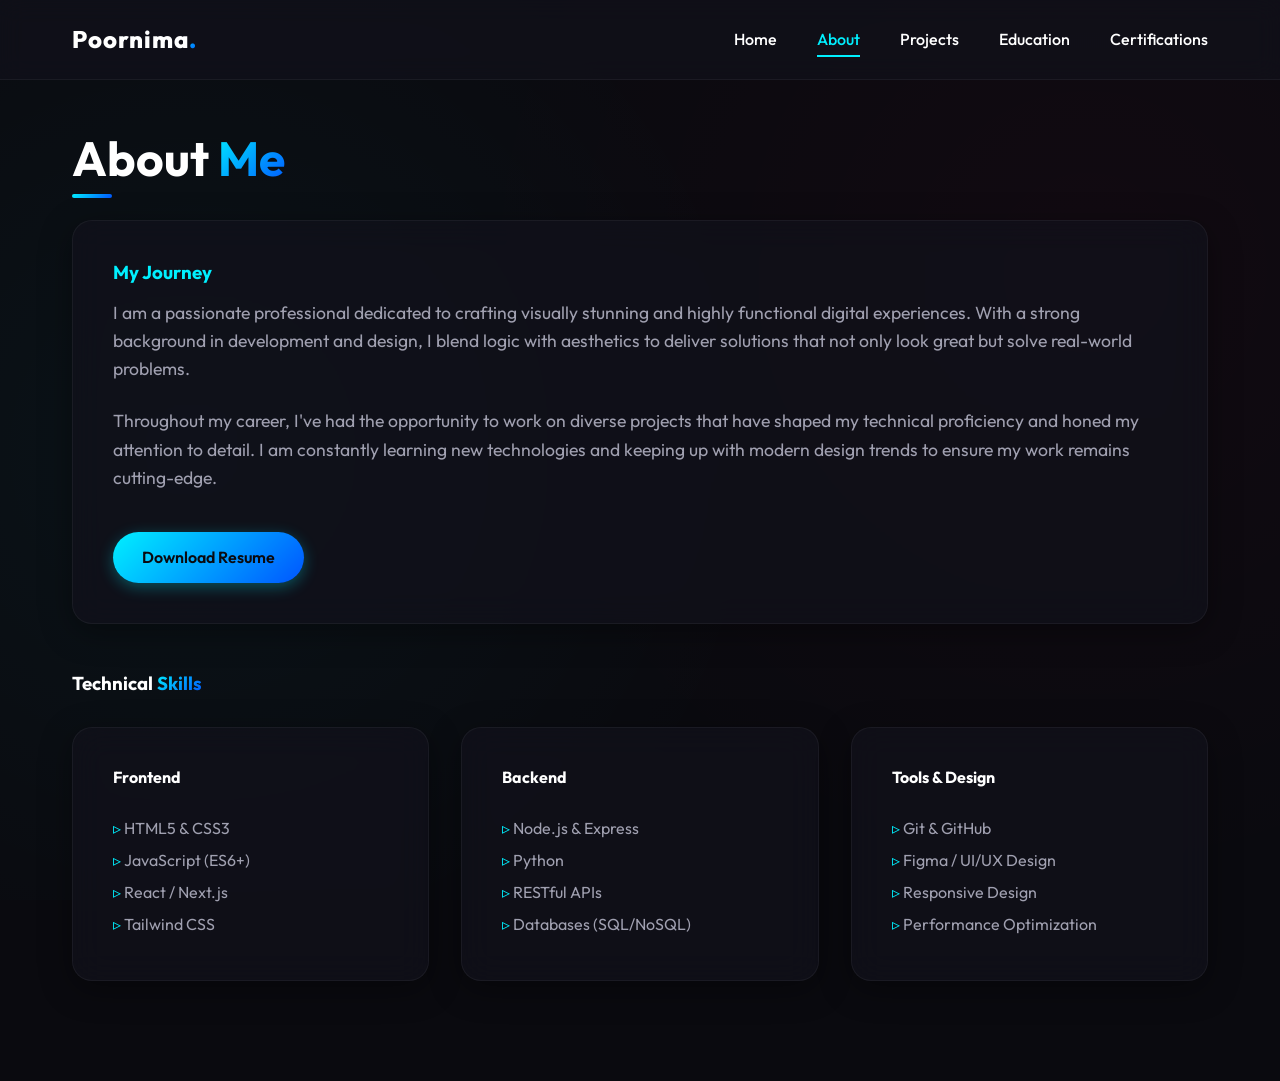
<file: about.html>
<!DOCTYPE html>
<html lang="en">
<head>
  <meta charset="UTF-8">
  <meta name="viewport" content="width=device-width, initial-scale=1.0">
  <title>About | Poornima Portfolio</title>
  <meta name="description" content="Learn more about Poornima and my skills.">
  <link rel="stylesheet" href="style.css">
</head>
<body>

  <!-- Navigation -->
  <header>
    <div class="container nav-container">
      <a href="index.html" class="logo">Poornima<span class="text-gradient">.</span></a>
      <nav>
        <ul class="nav-links">
          <li><a href="index.html">Home</a></li>
          <li><a href="about.html">About</a></li>
          <li><a href="projects.html">Projects</a></li>
          <li><a href="education.html">Education</a></li>
          <li><a href="certifications.html">Certifications</a></li>
        </ul>
      </nav>
      <div class="menu-toggle">
        <span></span>
        <span></span>
        <span></span>
      </div>
    </div>
  </header>

  <section class="about" style="margin-top: var(--nav-height); min-height: calc(100vh - var(--nav-height)); align-items: flex-start; padding-top: 50px;">
    <div class="container fade-in">
      <h2>About <span class="text-gradient">Me</span></h2>
      
      <div class="glass-card" style="margin-bottom: 3rem;">
        <h3 style="color: var(--accent-primary);">My Journey</h3>
        <p>I am a passionate professional dedicated to crafting visually stunning and highly functional digital experiences. With a strong background in development and design, I blend logic with aesthetics to deliver solutions that not only look great but solve real-world problems.</p>
        <p>Throughout my career, I've had the opportunity to work on diverse projects that have shaped my technical proficiency and honed my attention to detail. I am constantly learning new technologies and keeping up with modern design trends to ensure my work remains cutting-edge.</p>
        <a href="assets/resume.pdf" class="btn btn-primary" download style="margin-top: 1rem;">Download Resume</a>
      </div>

      <h3 style="margin-bottom: 2rem;">Technical <span class="text-gradient">Skills</span></h3>
      <div style="display: grid; grid-template-columns: repeat(auto-fit, minmax(250px, 1fr)); gap: 2rem;">
        
        <div class="glass-card fade-in">
          <h4 style="color: var(--text-primary); border-bottom: 1px solid var(--glass-border); padding-bottom: 10px; margin-bottom: 15px;">Frontend</h4>
          <ul style="list-style: none; color: var(--text-secondary); line-height: 2;">
            <li><span style="color: var(--accent-primary);">▹</span> HTML5 & CSS3</li>
            <li><span style="color: var(--accent-primary);">▹</span> JavaScript (ES6+)</li>
            <li><span style="color: var(--accent-primary);">▹</span> React / Next.js</li>
            <li><span style="color: var(--accent-primary);">▹</span> Tailwind CSS</li>
          </ul>
        </div>

        <div class="glass-card fade-in" style="transition-delay: 0.1s;">
          <h4 style="color: var(--text-primary); border-bottom: 1px solid var(--glass-border); padding-bottom: 10px; margin-bottom: 15px;">Backend</h4>
          <ul style="list-style: none; color: var(--text-secondary); line-height: 2;">
            <li><span style="color: var(--accent-primary);">▹</span> Node.js & Express</li>
            <li><span style="color: var(--accent-primary);">▹</span> Python</li>
            <li><span style="color: var(--accent-primary);">▹</span> RESTful APIs</li>
            <li><span style="color: var(--accent-primary);">▹</span> Databases (SQL/NoSQL)</li>
          </ul>
        </div>

        <div class="glass-card fade-in" style="transition-delay: 0.2s;">
          <h4 style="color: var(--text-primary); border-bottom: 1px solid var(--glass-border); padding-bottom: 10px; margin-bottom: 15px;">Tools & Design</h4>
          <ul style="list-style: none; color: var(--text-secondary); line-height: 2;">
            <li><span style="color: var(--accent-primary);">▹</span> Git & GitHub</li>
            <li><span style="color: var(--accent-primary);">▹</span> Figma / UI/UX Design</li>
            <li><span style="color: var(--accent-primary);">▹</span> Responsive Design</li>
            <li><span style="color: var(--accent-primary);">▹</span> Performance Optimization</li>
          </ul>
        </div>

      </div>
    </div>
  </section>

  <script src="script.js"></script>
</body>
</html>
</file>
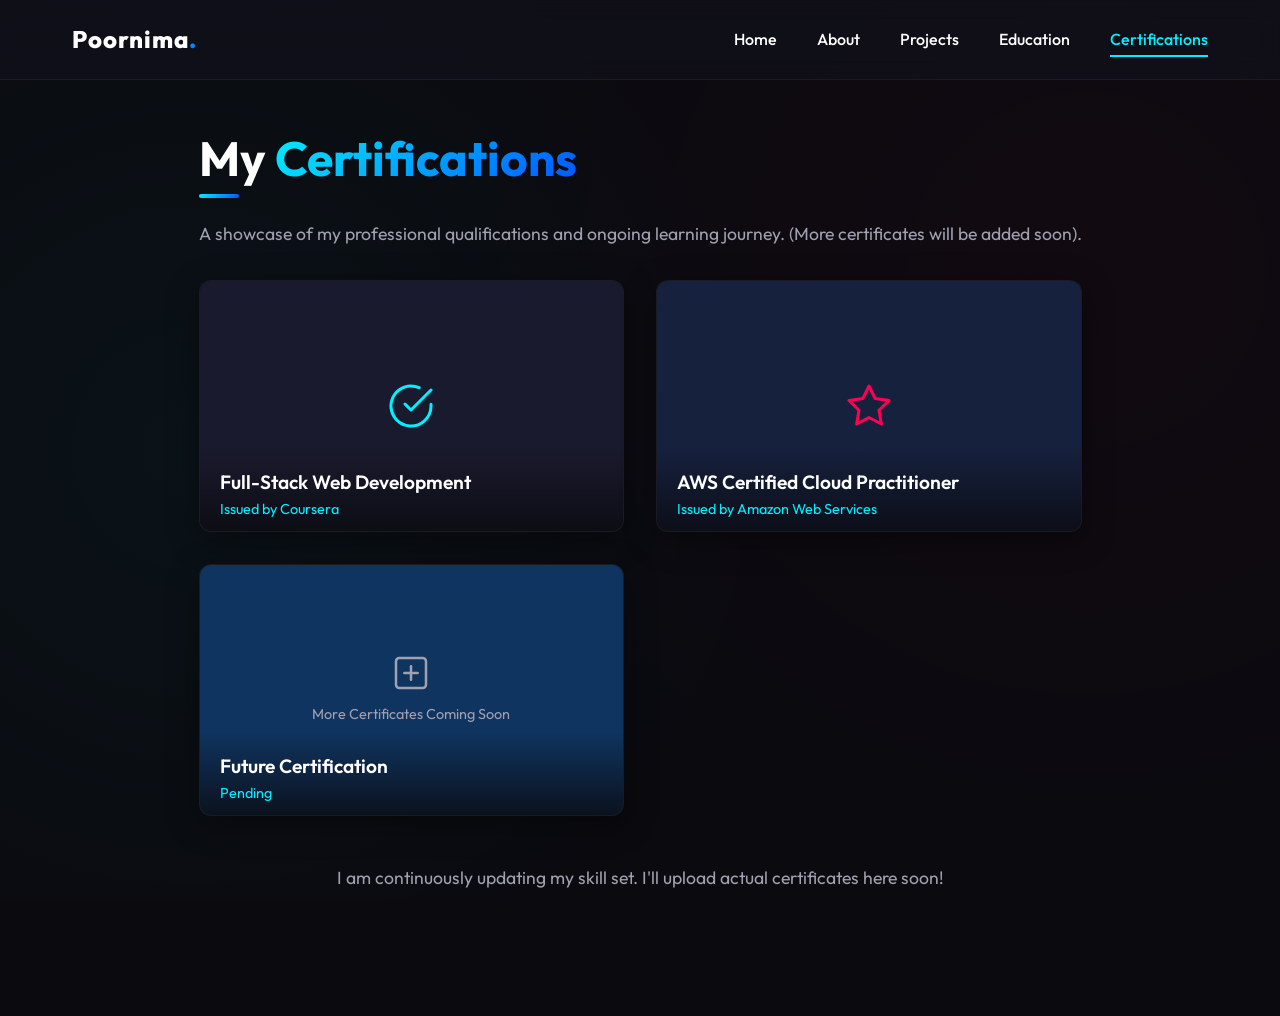
<file: certifications.html>
<!DOCTYPE html>
<html lang="en">
<head>
  <meta charset="UTF-8">
  <meta name="viewport" content="width=device-width, initial-scale=1.0">
  <title>Certifications | Poornima Portfolio</title>
  <meta name="description" content="View Poornima's certifications and achievements.">
  <link rel="stylesheet" href="style.css">
  <style>
    .cert-card {
      position: relative;
      overflow: hidden;
      border-radius: var(--border-radius-md);
      cursor: pointer;
    }
    .cert-card img {
      width: 100%;
      height: 250px;
      object-fit: cover;
      transition: transform 0.5s ease;
      opacity: 0.7;
    }
    .cert-card:hover img {
      transform: scale(1.05);
      opacity: 1;
    }
    .cert-overlay {
      position: absolute;
      bottom: 0;
      left: 0;
      right: 0;
      background: linear-gradient(to top, rgba(10, 10, 15, 0.9), transparent);
      padding: 20px;
      transform: translateY(10px);
      transition: transform 0.3s ease;
    }
    .cert-card:hover .cert-overlay {
      transform: translateY(0);
    }
    .cert-title {
      font-size: 1.2rem;
      font-weight: 600;
      color: #fff;
    }
    .cert-issuer {
      font-size: 0.9rem;
      color: var(--accent-primary);
    }
  </style>
</head>
<body>

  <!-- Navigation -->
  <header>
    <div class="container nav-container">
      <a href="index.html" class="logo">Poornima<span class="text-gradient">.</span></a>
      <nav>
        <ul class="nav-links">
          <li><a href="index.html">Home</a></li>
          <li><a href="about.html">About</a></li>
          <li><a href="projects.html">Projects</a></li>
          <li><a href="education.html">Education</a></li>
          <li><a href="certifications.html">Certifications</a></li>
        </ul>
      </nav>
      <div class="menu-toggle">
        <span></span>
        <span></span>
        <span></span>
      </div>
    </div>
  </header>

  <section class="certifications" style="margin-top: var(--nav-height); min-height: calc(100vh - var(--nav-height)); align-items: flex-start; padding-top: 50px;">
    <div class="container fade-in">
      <h2>My <span class="text-gradient">Certifications</span></h2>
      <p>A showcase of my professional qualifications and ongoing learning journey. (More certificates will be added soon).</p>
      
      <div style="display: grid; grid-template-columns: repeat(auto-fit, minmax(300px, 1fr)); gap: 2rem; margin-top: 2rem;">
        
        <!-- Placeholder for future certificates -->
        <div class="glass-card cert-card fade-in" style="padding: 0;">
          <div style="height: 250px; background: #1a1a2e; display: flex; align-items: center; justify-content: center;">
            <svg width="48" height="48" viewBox="0 0 24 24" fill="none" stroke="var(--accent-primary)" stroke-width="1.5" stroke-linecap="round" stroke-linejoin="round"><path d="M22 11.08V12a10 10 0 1 1-5.93-9.14"></path><polyline points="22 4 12 14.01 9 11.01"></polyline></svg>
          </div>
          <div class="cert-overlay">
            <div class="cert-title">Full-Stack Web Development</div>
            <div class="cert-issuer">Issued by Coursera</div>
          </div>
        </div>

        <div class="glass-card cert-card fade-in" style="padding: 0; transition-delay: 0.1s;">
          <div style="height: 250px; background: #16213e; display: flex; align-items: center; justify-content: center;">
            <svg width="48" height="48" viewBox="0 0 24 24" fill="none" stroke="var(--accent-secondary)" stroke-width="1.5" stroke-linecap="round" stroke-linejoin="round"><polygon points="12 2 15.09 8.26 22 9.27 17 14.14 18.18 21.02 12 17.77 5.82 21.02 7 14.14 2 9.27 8.91 8.26 12 2"></polygon></svg>
          </div>
          <div class="cert-overlay">
            <div class="cert-title">AWS Certified Cloud Practitioner</div>
            <div class="cert-issuer">Issued by Amazon Web Services</div>
          </div>
        </div>

        <div class="glass-card cert-card fade-in" style="padding: 0; transition-delay: 0.2s;">
          <div style="height: 250px; background: #0f3460; display: flex; align-items: center; justify-content: center; flex-direction: column; gap: 10px;">
            <svg width="40" height="40" viewBox="0 0 24 24" fill="none" stroke="#a0a0b0" stroke-width="1.5" stroke-linecap="round" stroke-linejoin="round"><rect x="3" y="3" width="18" height="18" rx="2" ry="2"></rect><line x1="12" y1="8" x2="12" y2="16"></line><line x1="8" y1="12" x2="16" y2="12"></line></svg>
            <span style="color: #a0a0b0; font-size: 0.9rem;">More Certificates Coming Soon</span>
          </div>
          <div class="cert-overlay">
            <div class="cert-title">Future Certification</div>
            <div class="cert-issuer">Pending</div>
          </div>
        </div>

      </div>

      <div style="margin-top: 3rem; text-align: center;">
        <p>I am continuously updating my skill set. I'll upload actual certificates here soon!</p>
      </div>

    </div>
  </section>

  <script src="script.js"></script>
</body>
</html>
</file>
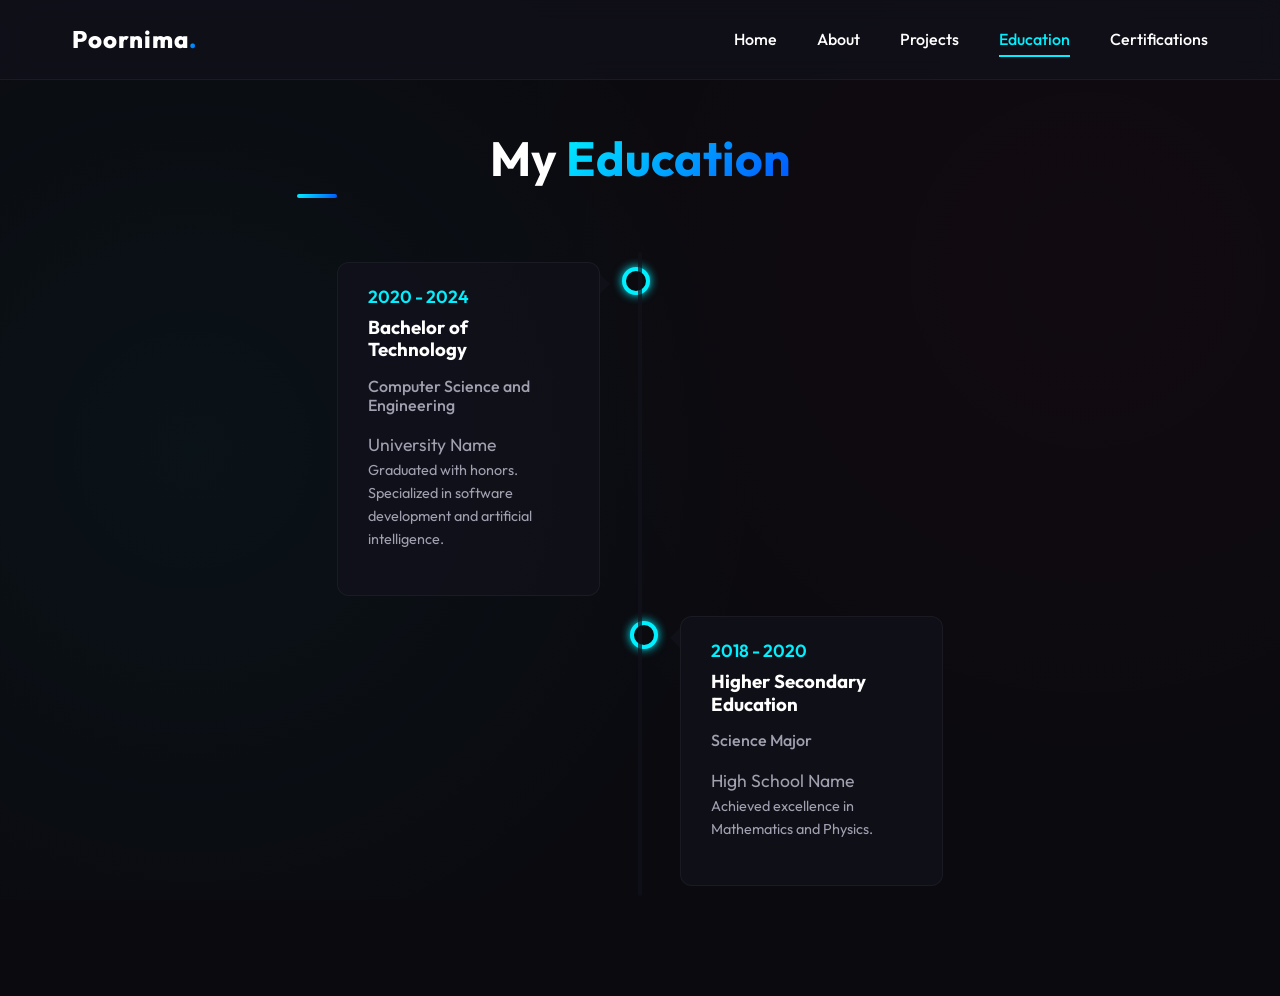
<file: education.html>
<!DOCTYPE html>
<html lang="en">
<head>
  <meta charset="UTF-8">
  <meta name="viewport" content="width=device-width, initial-scale=1.0">
  <title>Education | Poornima Portfolio</title>
  <meta name="description" content="Poornima's educational background and timeline.">
  <link rel="stylesheet" href="style.css">
  <style>
    .timeline {
      position: relative;
      max-width: 800px;
      margin: 0 auto;
    }
    .timeline::after {
      content: '';
      position: absolute;
      width: 4px;
      background-color: var(--bg-glass);
      top: 0;
      bottom: 0;
      left: 50%;
      margin-left: -2px;
      border-radius: 4px;
    }
    .timeline-item {
      padding: 10px 40px;
      position: relative;
      background-color: inherit;
      width: 50%;
    }
    .timeline-item::after {
      content: '';
      position: absolute;
      width: 20px;
      height: 20px;
      right: -10px;
      background-color: var(--bg-primary);
      border: 4px solid var(--accent-primary);
      top: 15px;
      border-radius: 50%;
      z-index: 1;
      box-shadow: 0 0 10px var(--accent-primary);
    }
    .left {
      left: 0;
    }
    .right {
      left: 50%;
    }
    .left::before {
      content: " ";
      height: 0;
      position: absolute;
      top: 22px;
      width: 0;
      z-index: 1;
      right: 30px;
      border: medium solid var(--bg-glass);
      border-width: 10px 0 10px 10px;
      border-color: transparent transparent transparent var(--bg-glass);
    }
    .right::before {
      content: " ";
      height: 0;
      position: absolute;
      top: 22px;
      width: 0;
      z-index: 1;
      left: 30px;
      border: medium solid var(--bg-glass);
      border-width: 10px 10px 10px 0;
      border-color: transparent var(--bg-glass) transparent transparent;
    }
    .right::after {
      left: -10px;
    }
    .timeline-content {
      padding: 20px 30px;
      background-color: var(--bg-glass);
      position: relative;
      border-radius: var(--border-radius-md);
      border: var(--glass-border);
    }
    .date {
      color: var(--accent-primary);
      font-weight: 600;
      margin-bottom: 5px;
    }
    @media screen and (max-width: 768px) {
      .timeline::after { left: 31px; }
      .timeline-item { width: 100%; padding-left: 70px; padding-right: 25px; }
      .timeline-item::before { left: 60px; border: medium solid var(--bg-glass); border-width: 10px 10px 10px 0; border-color: transparent var(--bg-glass) transparent transparent; }
      .left::after, .right::after { left: 21px; }
      .right { left: 0%; }
    }
  </style>
</head>
<body>

  <!-- Navigation -->
  <header>
    <div class="container nav-container">
      <a href="index.html" class="logo">Poornima<span class="text-gradient">.</span></a>
      <nav>
        <ul class="nav-links">
          <li><a href="index.html">Home</a></li>
          <li><a href="about.html">About</a></li>
          <li><a href="projects.html">Projects</a></li>
          <li><a href="education.html">Education</a></li>
          <li><a href="certifications.html">Certifications</a></li>
        </ul>
      </nav>
      <div class="menu-toggle">
        <span></span>
        <span></span>
        <span></span>
      </div>
    </div>
  </header>

  <section class="education" style="margin-top: var(--nav-height); min-height: calc(100vh - var(--nav-height)); align-items: flex-start; padding-top: 50px;">
    <div class="container fade-in">
      <h2 style="text-align: center; width: 100%; margin-bottom: 4rem;">My <span class="text-gradient">Education</span></h2>
      
      <div class="timeline">
        
        <div class="timeline-item left fade-in">
          <div class="timeline-content">
            <p class="date">2020 - 2024</p>
            <h3>Bachelor of Technology</h3>
            <h4 style="color: var(--text-secondary); font-weight: 500;">Computer Science and Engineering</h4>
            <p style="margin-top: 10px; margin-bottom: 0;">University Name</p>
            <p style="font-size: 0.9rem;">Graduated with honors. Specialized in software development and artificial intelligence.</p>
          </div>
        </div>

        <div class="timeline-item right fade-in" style="transition-delay: 0.2s;">
          <div class="timeline-content">
            <p class="date">2018 - 2020</p>
            <h3>Higher Secondary Education</h3>
            <h4 style="color: var(--text-secondary); font-weight: 500;">Science Major</h4>
            <p style="margin-top: 10px; margin-bottom: 0;">High School Name</p>
            <p style="font-size: 0.9rem;">Achieved excellence in Mathematics and Physics.</p>
          </div>
        </div>

      </div>

    </div>
  </section>

  <script src="script.js"></script>
</body>
</html>
</file>
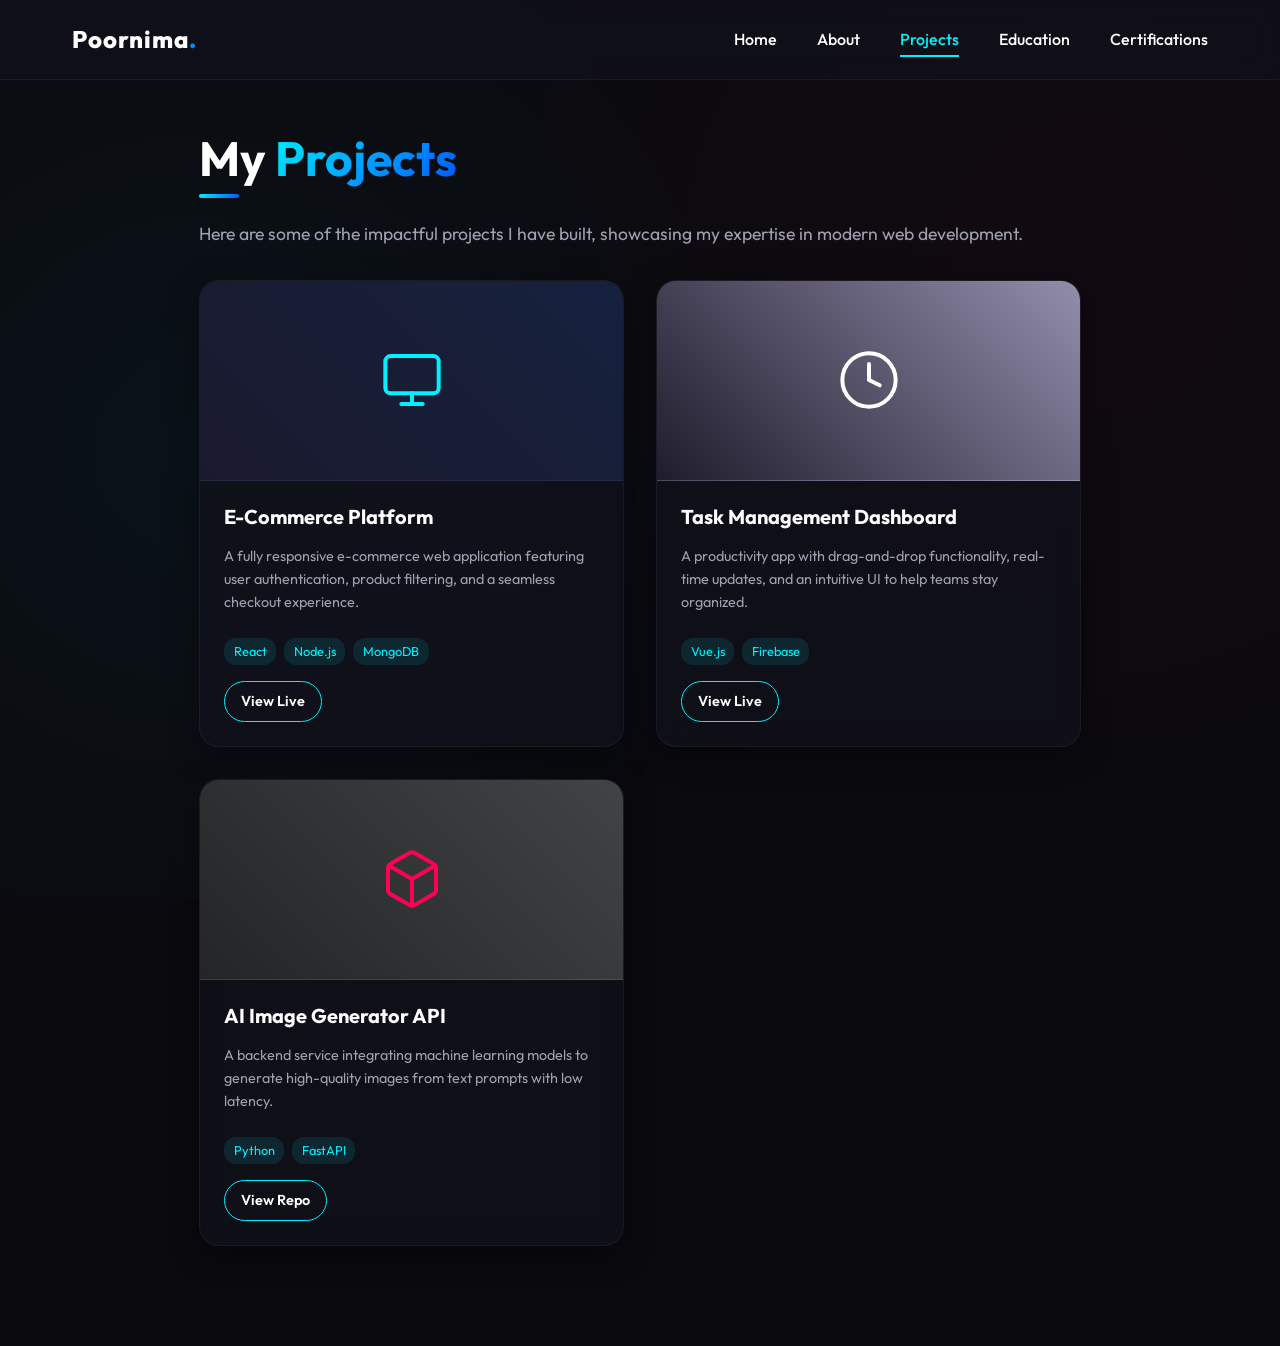
<file: projects.html>
<!DOCTYPE html>
<html lang="en">
<head>
  <meta charset="UTF-8">
  <meta name="viewport" content="width=device-width, initial-scale=1.0">
  <title>Projects | Poornima Portfolio</title>
  <meta name="description" content="View the portfolio projects by Poornima.">
  <link rel="stylesheet" href="style.css">
</head>
<body>

  <!-- Navigation -->
  <header>
    <div class="container nav-container">
      <a href="index.html" class="logo">Poornima<span class="text-gradient">.</span></a>
      <nav>
        <ul class="nav-links">
          <li><a href="index.html">Home</a></li>
          <li><a href="about.html">About</a></li>
          <li><a href="projects.html">Projects</a></li>
          <li><a href="education.html">Education</a></li>
          <li><a href="certifications.html">Certifications</a></li>
        </ul>
      </nav>
      <div class="menu-toggle">
        <span></span>
        <span></span>
        <span></span>
      </div>
    </div>
  </header>

  <section class="projects" style="margin-top: var(--nav-height); min-height: calc(100vh - var(--nav-height)); align-items: flex-start; padding-top: 50px;">
    <div class="container fade-in">
      <h2>My <span class="text-gradient">Projects</span></h2>
      <p>Here are some of the impactful projects I have built, showcasing my expertise in modern web development.</p>
      
      <div style="display: grid; grid-template-columns: repeat(auto-fit, minmax(300px, 1fr)); gap: 2rem; margin-top: 2rem;">
        
        <!-- Project 1 -->
        <div class="glass-card fade-in" style="padding: 0; overflow: hidden; display: flex; flex-direction: column;">
          <div style="height: 200px; background: linear-gradient(45deg, #1a1a2e, #16213e); display: flex; align-items: center; justify-content: center; border-bottom: var(--glass-border);">
            <svg width="64" height="64" viewBox="0 0 24 24" fill="none" stroke="var(--accent-primary)" stroke-width="1.5" stroke-linecap="round" stroke-linejoin="round"><rect x="2" y="3" width="20" height="14" rx="2" ry="2"></rect><line x1="8" y1="21" x2="16" y2="21"></line><line x1="12" y1="17" x2="12" y2="21"></line></svg>
          </div>
          <div style="padding: 1.5rem; flex: 1; display: flex; flex-direction: column;">
            <h3 style="font-size: 1.25rem;">E-Commerce Platform</h3>
            <p style="font-size: 0.9rem; flex: 1;">A fully responsive e-commerce web application featuring user authentication, product filtering, and a seamless checkout experience.</p>
            <div style="display: flex; gap: 0.5rem; margin-bottom: 1rem; flex-wrap: wrap;">
              <span style="font-size: 0.8rem; padding: 0.2rem 0.6rem; background: rgba(0, 240, 255, 0.1); color: var(--accent-primary); border-radius: 12px;">React</span>
              <span style="font-size: 0.8rem; padding: 0.2rem 0.6rem; background: rgba(0, 240, 255, 0.1); color: var(--accent-primary); border-radius: 12px;">Node.js</span>
              <span style="font-size: 0.8rem; padding: 0.2rem 0.6rem; background: rgba(0, 240, 255, 0.1); color: var(--accent-primary); border-radius: 12px;">MongoDB</span>
            </div>
            <a href="#" class="btn btn-secondary" style="padding: 0.5rem 1rem; font-size: 0.9rem; width: fit-content;">View Live</a>
          </div>
        </div>

        <!-- Project 2 -->
        <div class="glass-card fade-in" style="padding: 0; overflow: hidden; display: flex; flex-direction: column; transition-delay: 0.1s;">
          <div style="height: 200px; background: linear-gradient(45deg, #1f1c2c, #928dab); display: flex; align-items: center; justify-content: center; border-bottom: var(--glass-border);">
            <svg width="64" height="64" viewBox="0 0 24 24" fill="none" stroke="#fff" stroke-width="1.5" stroke-linecap="round" stroke-linejoin="round"><circle cx="12" cy="12" r="10"></circle><polyline points="12 6 12 12 16 14"></polyline></svg>
          </div>
          <div style="padding: 1.5rem; flex: 1; display: flex; flex-direction: column;">
            <h3 style="font-size: 1.25rem;">Task Management Dashboard</h3>
            <p style="font-size: 0.9rem; flex: 1;">A productivity app with drag-and-drop functionality, real-time updates, and an intuitive UI to help teams stay organized.</p>
            <div style="display: flex; gap: 0.5rem; margin-bottom: 1rem; flex-wrap: wrap;">
              <span style="font-size: 0.8rem; padding: 0.2rem 0.6rem; background: rgba(0, 240, 255, 0.1); color: var(--accent-primary); border-radius: 12px;">Vue.js</span>
              <span style="font-size: 0.8rem; padding: 0.2rem 0.6rem; background: rgba(0, 240, 255, 0.1); color: var(--accent-primary); border-radius: 12px;">Firebase</span>
            </div>
            <a href="#" class="btn btn-secondary" style="padding: 0.5rem 1rem; font-size: 0.9rem; width: fit-content;">View Live</a>
          </div>
        </div>

        <!-- Project 3 -->
        <div class="glass-card fade-in" style="padding: 0; overflow: hidden; display: flex; flex-direction: column; transition-delay: 0.2s;">
          <div style="height: 200px; background: linear-gradient(45deg, #232526, #414345); display: flex; align-items: center; justify-content: center; border-bottom: var(--glass-border);">
            <svg width="64" height="64" viewBox="0 0 24 24" fill="none" stroke="var(--accent-secondary)" stroke-width="1.5" stroke-linecap="round" stroke-linejoin="round"><path d="M21 16V8a2 2 0 0 0-1-1.73l-7-4a2 2 0 0 0-2 0l-7 4A2 2 0 0 0 3 8v8a2 2 0 0 0 1 1.73l7 4a2 2 0 0 0 2 0l7-4A2 2 0 0 0 21 16z"></path><polyline points="3.27 6.96 12 12.01 20.73 6.96"></polyline><line x1="12" y1="22.08" x2="12" y2="12"></line></svg>
          </div>
          <div style="padding: 1.5rem; flex: 1; display: flex; flex-direction: column;">
            <h3 style="font-size: 1.25rem;">AI Image Generator API</h3>
            <p style="font-size: 0.9rem; flex: 1;">A backend service integrating machine learning models to generate high-quality images from text prompts with low latency.</p>
            <div style="display: flex; gap: 0.5rem; margin-bottom: 1rem; flex-wrap: wrap;">
              <span style="font-size: 0.8rem; padding: 0.2rem 0.6rem; background: rgba(0, 240, 255, 0.1); color: var(--accent-primary); border-radius: 12px;">Python</span>
              <span style="font-size: 0.8rem; padding: 0.2rem 0.6rem; background: rgba(0, 240, 255, 0.1); color: var(--accent-primary); border-radius: 12px;">FastAPI</span>
            </div>
            <a href="#" class="btn btn-secondary" style="padding: 0.5rem 1rem; font-size: 0.9rem; width: fit-content;">View Repo</a>
          </div>
        </div>

      </div>
    </div>
  </section>

  <script src="script.js"></script>
</body>
</html>
</file>
<file: style.css>
@import url('https://fonts.googleapis.com/css2?family=Outfit:wght@300;400;500;600;700;800&display=swap');

:root {
  /* Premium Dark Theme Variables */
  --bg-primary: #0a0a0f;
  --bg-secondary: #12121c;
  --bg-glass: rgba(18, 18, 28, 0.7);
  --bg-glass-hover: rgba(28, 28, 42, 0.8);
  
  --text-primary: #ffffff;
  --text-secondary: #a0a0b0;
  --text-accent: #00f0ff;
  
  --accent-primary: #00f0ff;
  --accent-secondary: #ff0055;
  --accent-gradient: linear-gradient(135deg, var(--accent-primary), #0055ff);
  
  --nav-height: 80px;
  --transition-smooth: all 0.4s cubic-bezier(0.25, 0.46, 0.45, 0.94);
  --border-radius-lg: 20px;
  --border-radius-md: 12px;
  --border-radius-sm: 8px;
  
  --glass-border: 1px solid rgba(255, 255, 255, 0.05);
  --glass-shadow: 0 8px 32px 0 rgba(0, 0, 0, 0.37);
}

* {
  margin: 0;
  padding: 0;
  box-sizing: border-box;
  font-family: 'Outfit', sans-serif;
}

html {
  scroll-behavior: smooth;
  font-size: 16px;
}

body {
  background-color: var(--bg-primary);
  color: var(--text-primary);
  line-height: 1.6;
  overflow-x: hidden;
  background-image: 
    radial-gradient(circle at 15% 50%, rgba(0, 240, 255, 0.04) 0%, transparent 50%),
    radial-gradient(circle at 85% 30%, rgba(255, 0, 85, 0.03) 0%, transparent 50%);
  background-attachment: fixed;
}

/* Typography */
h1, h2, h3, h4, h5, h6 {
  font-weight: 700;
  line-height: 1.2;
  margin-bottom: 1rem;
}

h1 {
  font-size: clamp(2.5rem, 5vw, 4.5rem);
  letter-spacing: -1px;
}

h2 {
  font-size: clamp(2rem, 4vw, 3rem);
  margin-bottom: 2rem;
  position: relative;
  display: inline-block;
}

h2::after {
  content: '';
  position: absolute;
  bottom: -10px;
  left: 0;
  width: 40px;
  height: 4px;
  background: var(--accent-gradient);
  border-radius: 2px;
}

p {
  color: var(--text-secondary);
  margin-bottom: 1.5rem;
  font-size: 1.1rem;
}

a {
  text-decoration: none;
  color: var(--text-primary);
  transition: var(--transition-smooth);
}

.text-gradient {
  background: var(--accent-gradient);
  -webkit-background-clip: text;
  -webkit-text-fill-color: transparent;
  background-clip: text;
  color: transparent;
}

/* Layout Utilities */
.container {
  max-width: 1200px;
  margin: 0 auto;
  padding: 0 2rem;
}

section {
  padding: 100px 0;
  min-height: 100vh;
  display: flex;
  align-items: center;
}

/* Navigation */
header {
  position: fixed;
  top: 0;
  left: 0;
  width: 100%;
  height: var(--nav-height);
  background: var(--bg-glass);
  backdrop-filter: blur(12px);
  -webkit-backdrop-filter: blur(12px);
  border-bottom: var(--glass-border);
  z-index: 1000;
  display: flex;
  align-items: center;
}

.nav-container {
  display: flex;
  justify-content: space-between;
  align-items: center;
  width: 100%;
}

.logo {
  font-size: 1.5rem;
  font-weight: 800;
  letter-spacing: 1px;
}

.nav-links {
  display: flex;
  gap: 2.5rem;
  list-style: none;
}

.nav-links a {
  font-weight: 500;
  font-size: 1rem;
  position: relative;
  padding: 0.5rem 0;
}

.nav-links a::after {
  content: '';
  position: absolute;
  bottom: 0;
  left: 0;
  width: 0;
  height: 2px;
  background: var(--accent-primary);
  transition: var(--transition-smooth);
}

.nav-links a:hover::after,
.nav-links a.active::after {
  width: 100%;
}

.nav-links a:hover,
.nav-links a.active {
  color: var(--accent-primary);
}

/* Mobile Menu Toggle */
.menu-toggle {
  display: none;
  flex-direction: column;
  justify-content: space-between;
  width: 30px;
  height: 21px;
  cursor: pointer;
  z-index: 1001;
}

.menu-toggle span {
  display: block;
  height: 3px;
  width: 100%;
  background-color: var(--text-primary);
  border-radius: 3px;
  transition: var(--transition-smooth);
}

/* Buttons */
.btn {
  display: inline-flex;
  align-items: center;
  gap: 0.5rem;
  padding: 0.8rem 1.8rem;
  border-radius: 30px;
  font-weight: 600;
  font-size: 1rem;
  cursor: pointer;
  transition: var(--transition-smooth);
  border: none;
  outline: none;
}

.btn-primary {
  background: var(--accent-gradient);
  color: var(--bg-primary);
  box-shadow: 0 4px 15px rgba(0, 240, 255, 0.3);
}

.btn-primary:hover {
  transform: translateY(-3px);
  box-shadow: 0 8px 25px rgba(0, 240, 255, 0.4);
}

.btn-secondary {
  background: transparent;
  color: var(--text-primary);
  border: 1px solid var(--accent-primary);
}

.btn-secondary:hover {
  background: rgba(0, 240, 255, 0.1);
  transform: translateY(-3px);
}

/* Cards & Glassmorphism */
.glass-card {
  background: var(--bg-glass);
  backdrop-filter: blur(16px);
  -webkit-backdrop-filter: blur(16px);
  border: var(--glass-border);
  border-radius: var(--border-radius-lg);
  padding: 2.5rem;
  box-shadow: var(--glass-shadow);
  transition: var(--transition-smooth);
}

.glass-card:hover {
  background: var(--bg-glass-hover);
  transform: translateY(-5px);
  border-color: rgba(255, 255, 255, 0.1);
}

/* Animations */
.fade-in {
  opacity: 0;
  transform: translateY(30px);
  transition: opacity 0.8s ease-out, transform 0.8s ease-out;
}

.fade-in.appear {
  opacity: 1;
  transform: translateY(0);
}

/* Media Queries */
@media (max-width: 768px) {
  .menu-toggle {
    display: flex;
  }
  
  .nav-links {
    position: fixed;
    top: 0;
    right: -100%;
    width: 70%;
    height: 100vh;
    background: var(--bg-secondary);
    flex-direction: column;
    justify-content: center;
    align-items: center;
    transition: var(--transition-smooth);
    border-left: var(--glass-border);
    box-shadow: -10px 0 30px rgba(0,0,0,0.5);
  }
  
  .nav-links.active {
    right: 0;
  }
  
  .nav-links li {
    margin: 1.5rem 0;
  }
  
  .menu-toggle.active span:nth-child(1) {
    transform: translateY(9px) rotate(45deg);
  }
  
  .menu-toggle.active span:nth-child(2) {
    opacity: 0;
  }
  
  .menu-toggle.active span:nth-child(3) {
    transform: translateY(-9px) rotate(-45deg);
  }
}
</file>
